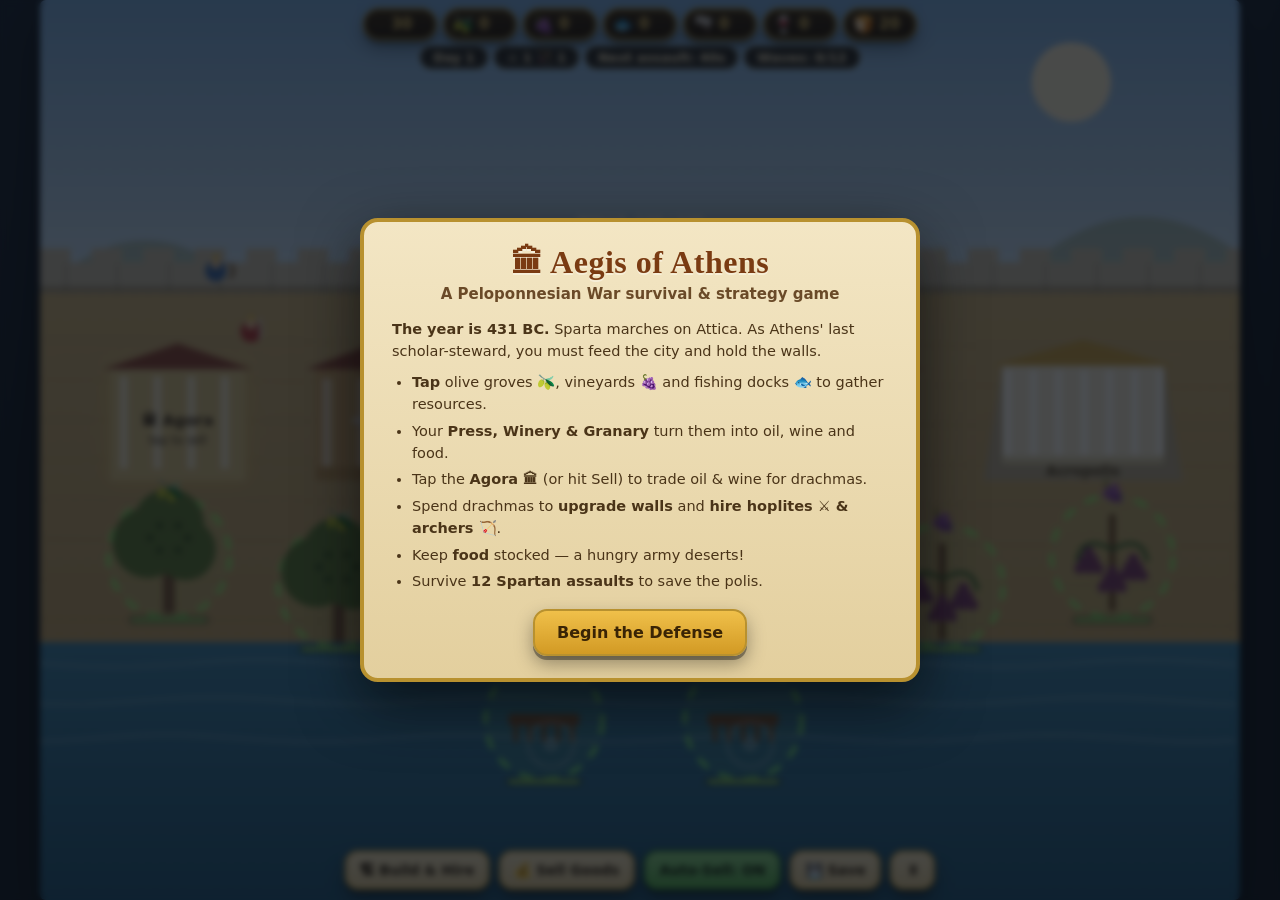
<file: index.html>
<!DOCTYPE html>
<html lang="en">
<head>
  <meta charset="UTF-8" />
  <meta name="viewport" content="width=device-width, initial-scale=1.0, maximum-scale=1.0, user-scalable=no, viewport-fit=cover" />
  <meta name="apple-mobile-web-app-capable" content="yes" />
  <meta name="apple-mobile-web-app-status-bar-style" content="black-translucent" />
  <meta name="theme-color" content="#1a2233" />
  <title>Aegis of Athens</title>
  <link rel="icon" href="data:image/svg+xml,<svg xmlns='http://www.w3.org/2000/svg' viewBox='0 0 100 100'><text y='.9em' font-size='90'>🏛</text></svg>" />
  <link rel="stylesheet" href="styles.css" />
</head>
<body>
  <div id="app">
    <canvas id="game" width="1024" height="768"></canvas>

    <!-- Top HUD -->
    <div id="hud-top">
      <div id="resource-bar"></div>
      <div id="status-strip">
        <span class="stat" id="stat-day">Day 1</span>
        <span class="stat" id="stat-army">⚔ 0 🏹 0</span>
        <span class="stat" id="stat-wave">Next assault: —</span>
        <span class="stat" id="stat-survived">Waves: 0</span>
        <span class="stat warn hidden-until show-flag" id="stat-food-warn">⚠ Food low!</span>
      </div>
    </div>

    <!-- Bottom control dock -->
    <div id="dock">
      <button class="dock-btn" id="btn-shop">🏗 Build & Hire</button>
      <button class="dock-btn" id="btn-sell">💰 Sell Goods</button>
      <button class="dock-btn on" id="btn-auto">Auto-Sell: ON</button>
      <button class="dock-btn" id="btn-save">💾 Save</button>
      <button class="dock-btn" id="btn-pause">⏸</button>
    </div>

    <!-- Shop panel -->
    <div id="shop">
      <div id="shop-header">
        <span>Agora — Build, Upgrade & Hire</span>
        <button id="btn-shop-close">✕</button>
      </div>
      <div id="shop-body"></div>
    </div>

    <!-- Toasts -->
    <div id="toasts"></div>

    <!-- Pause veil -->
    <div id="pause-veil"><div class="veil-card">Paused</div></div>

    <!-- Start modal -->
    <div id="start-modal" class="modal">
      <div class="modal-card">
        <h1>🏛 Aegis of Athens</h1>
        <p class="subtitle">A Peloponnesian War survival &amp; strategy game</p>
        <div class="how">
          <p><strong>The year is 431 BC.</strong> Sparta marches on Attica. As Athens' last scholar-steward, you must feed the city and hold the walls.</p>
          <ul>
            <li><strong>Tap</strong> olive groves 🫒, vineyards 🍇 and fishing docks 🐟 to gather resources.</li>
            <li>Your <strong>Press, Winery &amp; Granary</strong> turn them into oil, wine and food.</li>
            <li>Tap the <strong>Agora 🏛</strong> (or hit Sell) to trade oil &amp; wine for drachmas.</li>
            <li>Spend drachmas to <strong>upgrade walls</strong> and <strong>hire hoplites ⚔ &amp; archers 🏹</strong>.</li>
            <li>Keep <strong>food</strong> stocked — a hungry army deserts!</li>
            <li>Survive <strong>12 Spartan assaults</strong> to save the polis.</li>
          </ul>
        </div>
        <div class="modal-btns">
          <button id="start-play" class="btn-primary">Begin the Defense</button>
          <button id="start-continue" class="btn-secondary">Continue Saved Game</button>
        </div>
      </div>
    </div>

    <!-- End modal -->
    <div id="end-modal" class="modal">
      <div class="modal-card">
        <h1 id="end-title">Game Over</h1>
        <p id="end-msg"></p>
        <div class="modal-btns">
          <button id="btn-restart" class="btn-primary">Play Again</button>
        </div>
      </div>
    </div>
  </div>

  <script type="module" src="js/main.js"></script>
</body>
</html>
</file>
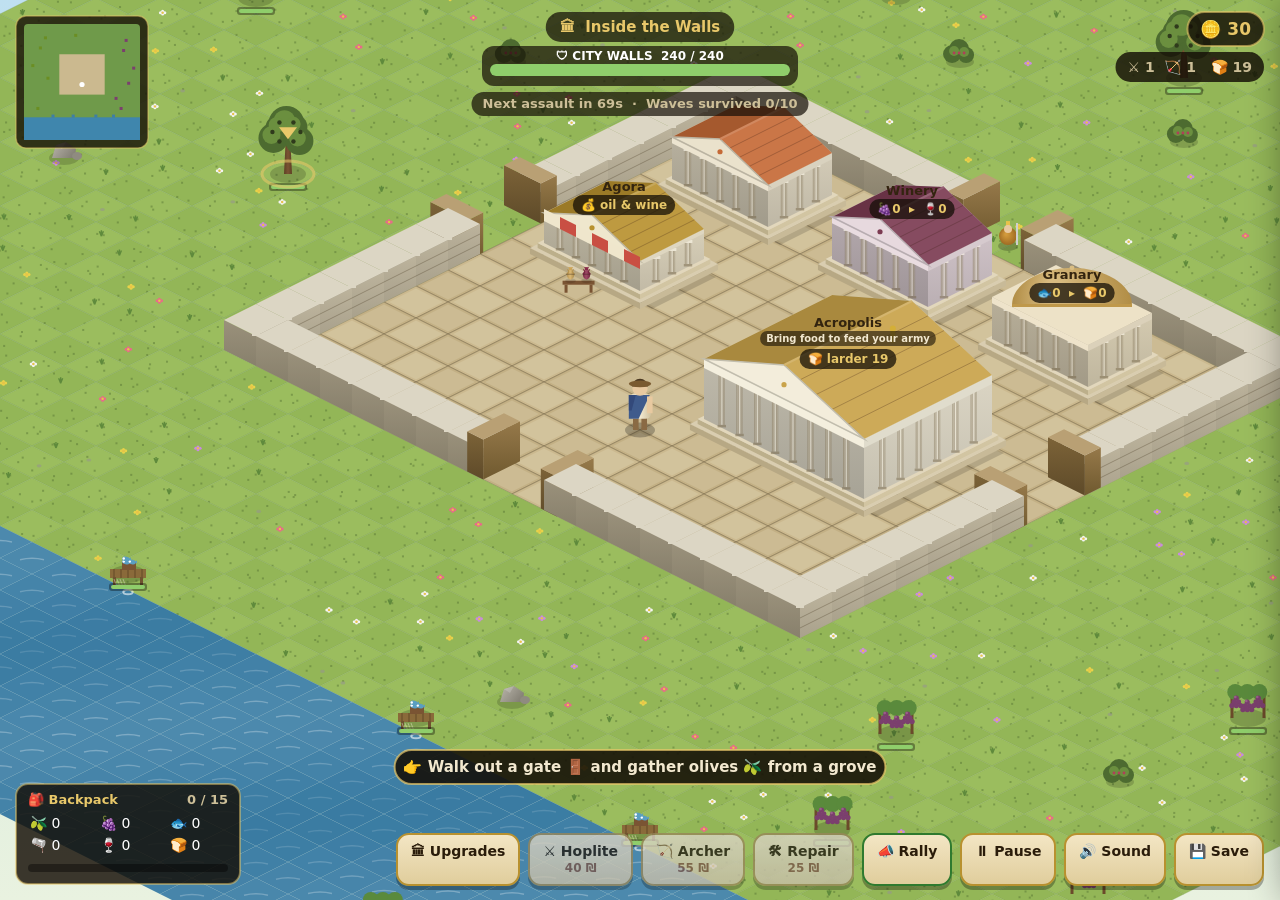
<file: v2/index.html>
<!DOCTYPE html>
<html lang="en">
<head>
  <meta charset="UTF-8" />
  <meta name="viewport" content="width=device-width, initial-scale=1.0, maximum-scale=1.0, user-scalable=no, viewport-fit=cover" />
  <meta name="apple-mobile-web-app-capable" content="yes" />
  <meta name="apple-mobile-web-app-status-bar-style" content="black-translucent" />
  <meta name="theme-color" content="#1a2233" />
  <title>Aegis of Athens — Isometric</title>
  <link rel="icon" href="data:image/svg+xml,<svg xmlns='http://www.w3.org/2000/svg' viewBox='0 0 100 100'><text y='.9em' font-size='90'>🏛</text></svg>" />
  <link rel="stylesheet" href="style.css" />
</head>
<body>
  <canvas id="game"></canvas>
  <script type="module" src="js/main.js"></script>
</body>
</html>
</file>
<file: styles.css>
/* ==========================================================================
   Aegis of Athens — UI styling. Warm parchment + gold cartoon aesthetic,
   inspired by tap-to-gather mobile strategy games. Touch-first for iPad.
   ========================================================================== */

:root {
  --gold: #e8c86a;
  --gold-deep: #b8912f;
  --parch: #f3e6c4;
  --parch-dark: #e0cd9c;
  --ink: #3a2c18;
  --wood: #7a4a2a;
  --wood-dark: #5c3520;
  --panel: rgba(38, 28, 16, 0.92);
  --good: #6fbf73;
  --warn: #e0a83a;
  --bad: #e05a4f;
  --shadow: 0 4px 0 rgba(0,0,0,0.35), 0 8px 18px rgba(0,0,0,0.35);
}

* { margin: 0; padding: 0; box-sizing: border-box; -webkit-tap-highlight-color: transparent; }

html, body {
  height: 100%;
  overflow: hidden;
  background: #14202e;
  font-family: system-ui, -apple-system, "Segoe UI", sans-serif;
  color: var(--ink);
  user-select: none;
  -webkit-user-select: none;
  touch-action: manipulation;
}

#app {
  position: fixed;
  inset: 0;
  display: flex;
  align-items: center;
  justify-content: center;
  background:
    radial-gradient(120% 90% at 50% 0%, #26364a 0%, #16202c 70%);
}

#game {
  display: block;
  border-radius: 6px;
  box-shadow: 0 0 0 3px rgba(0,0,0,0.35), 0 18px 50px rgba(0,0,0,0.55);
  touch-action: none;
}

/* ---- Top HUD ------------------------------------------------------------ */
#hud-top {
  position: absolute;
  top: 0; left: 0; right: 0;
  padding: 8px 10px 0;
  display: flex;
  flex-direction: column;
  gap: 6px;
  pointer-events: none;
}

#resource-bar {
  display: flex;
  flex-wrap: wrap;
  gap: 6px;
  justify-content: center;
}

.res {
  display: flex;
  align-items: center;
  gap: 5px;
  background: linear-gradient(180deg, #3a2c18, #241a0e);
  border: 2px solid var(--gold-deep);
  border-radius: 22px;
  padding: 4px 12px 4px 8px;
  box-shadow: var(--shadow);
  min-width: 74px;
}
.res-ic { font-size: 17px; }
.res-val { color: var(--gold); font-weight: 800; font-size: 15px; font-variant-numeric: tabular-nums; }

#status-strip {
  display: flex;
  flex-wrap: wrap;
  gap: 6px;
  justify-content: center;
}
.stat {
  background: rgba(20, 14, 6, 0.82);
  color: var(--parch);
  border: 1.5px solid rgba(232,200,106,0.5);
  border-radius: 16px;
  padding: 3px 12px;
  font-size: 13px;
  font-weight: 700;
}
.stat.warn { color: #1a1206; background: var(--warn); border-color: #fff3; }
.stat.danger { color: #fff; background: var(--bad); border-color: #fff5; animation: pulse 0.7s infinite; }
.stat.show-flag { display: none; }
.stat.show-flag.show { display: inline-block; animation: pulse 0.7s infinite; }
@keyframes pulse { 0%,100% { transform: scale(1); } 50% { transform: scale(1.06); } }

/* ---- Bottom control dock ------------------------------------------------ */
#dock {
  position: absolute;
  bottom: 10px; left: 50%;
  transform: translateX(-50%);
  display: flex;
  gap: 8px;
  flex-wrap: wrap;
  justify-content: center;
  padding: 0 8px;
  z-index: 20;
}
.dock-btn {
  font-family: inherit;
  font-weight: 800;
  font-size: 14px;
  color: #2a1c0a;
  background: linear-gradient(180deg, var(--parch), var(--parch-dark));
  border: 2px solid var(--gold-deep);
  border-radius: 14px;
  padding: 10px 14px;
  box-shadow: var(--shadow);
  cursor: pointer;
  transition: transform 0.06s ease, filter 0.1s;
}
.dock-btn:active { transform: translateY(3px); box-shadow: 0 1px 0 rgba(0,0,0,0.35); }
.dock-btn.on { background: linear-gradient(180deg, #8fd98f, #57b357); color: #10240f; border-color: #2f7a2f; }

/* ---- Shop panel --------------------------------------------------------- */
#shop {
  position: absolute;
  top: 0; right: 0; bottom: 0;
  width: min(380px, 88vw);
  background: var(--panel);
  border-left: 4px solid var(--gold-deep);
  box-shadow: -10px 0 40px rgba(0,0,0,0.5);
  transform: translateX(105%);
  transition: transform 0.28s cubic-bezier(.2,.8,.2,1);
  z-index: 40;
  display: flex;
  flex-direction: column;
}
#shop.show { transform: translateX(0); }

#shop-header {
  display: flex;
  align-items: center;
  justify-content: space-between;
  padding: 14px 16px;
  color: var(--gold);
  font-weight: 800;
  font-size: 17px;
  letter-spacing: 0.3px;
  border-bottom: 2px solid rgba(232,200,106,0.35);
  background: linear-gradient(180deg, #2e2210, transparent);
}
#btn-shop-close {
  background: none; border: none; color: var(--parch);
  font-size: 22px; cursor: pointer; line-height: 1; padding: 4px 8px;
}

#shop-body { overflow-y: auto; padding: 10px 12px 24px; -webkit-overflow-scrolling: touch; }
.shop-section {
  color: var(--gold);
  font-weight: 800;
  font-size: 13px;
  text-transform: uppercase;
  letter-spacing: 1px;
  margin: 14px 4px 8px;
  opacity: 0.85;
}

.shop-item {
  width: 100%;
  display: flex;
  align-items: center;
  justify-content: space-between;
  gap: 10px;
  text-align: left;
  font-family: inherit;
  background: linear-gradient(180deg, #4a3a20, #35281540);
  border: 2px solid rgba(232,200,106,0.35);
  border-radius: 12px;
  padding: 10px 12px;
  margin-bottom: 8px;
  color: var(--parch);
  cursor: pointer;
  transition: transform 0.06s, border-color 0.1s, background 0.1s;
}
.shop-item:active { transform: scale(0.98); }
.si-main { display: flex; flex-direction: column; gap: 2px; }
.si-name { font-weight: 800; font-size: 15px; }
.si-lv { color: var(--gold); font-size: 12px; font-weight: 700; }
.si-desc { font-size: 12px; opacity: 0.72; }
.si-cost {
  flex-shrink: 0;
  font-weight: 800;
  font-size: 14px;
  padding: 5px 10px;
  border-radius: 10px;
  background: rgba(0,0,0,0.3);
  color: var(--gold);
}
.shop-item.afford { border-color: var(--good); }
.shop-item.afford .si-cost { background: #2f6a30; color: #d8ffd0; }
.shop-item.poor { opacity: 0.72; }
.shop-item.poor .si-cost { color: #e0a0a0; }
.shop-item.maxed { opacity: 0.5; }
.shop-item.maxed .si-cost { background: #444; color: #ccc; }

/* ---- Toasts ------------------------------------------------------------- */
#toasts {
  position: absolute;
  bottom: 92px; left: 50%;
  transform: translateX(-50%);
  display: flex;
  flex-direction: column;
  align-items: center;
  gap: 6px;
  z-index: 30;
  pointer-events: none;
  width: max-content;
  max-width: 92vw;
}
.toast {
  background: rgba(20, 14, 6, 0.92);
  color: var(--parch);
  border: 2px solid var(--gold-deep);
  border-radius: 12px;
  padding: 7px 16px;
  font-weight: 700;
  font-size: 14px;
  box-shadow: var(--shadow);
}
.toast.good { border-color: var(--good); }
.toast.warn { border-color: var(--warn); }
.toast.bad { border-color: var(--bad); color: #ffd9d4; }

/* ---- Pause veil --------------------------------------------------------- */
#pause-veil {
  position: absolute; inset: 0; z-index: 45;
  display: none; align-items: center; justify-content: center;
  background: rgba(10, 14, 20, 0.55); backdrop-filter: blur(2px);
}
#pause-veil.show { display: flex; }
.veil-card { color: var(--gold); font-size: 40px; font-weight: 900; letter-spacing: 4px; text-shadow: var(--shadow); }

/* ---- Modals ------------------------------------------------------------- */
.modal {
  position: absolute; inset: 0; z-index: 60;
  display: none; align-items: center; justify-content: center;
  padding: 16px;
  background: rgba(8, 12, 18, 0.72);
  backdrop-filter: blur(3px);
}
.modal.show { display: flex; }
.modal-card {
  width: min(560px, 94vw);
  max-height: 92vh;
  overflow-y: auto;
  background: linear-gradient(180deg, #f3e6c4, #e3cf9e);
  border: 4px solid var(--gold-deep);
  border-radius: 18px;
  padding: 22px 24px;
  box-shadow: 0 20px 60px rgba(0,0,0,0.6);
  text-align: center;
}
.modal-card h1 {
  font-family: "Georgia", "Times New Roman", serif;
  font-size: 32px;
  color: #7a3b12;
  text-shadow: 0 2px 0 rgba(255,255,255,0.4);
  letter-spacing: 0.5px;
}
.modal-card h1.win { color: #2f7a2f; }
.modal-card h1.lose { color: #a33327; }
.subtitle { color: #6a4a28; font-weight: 700; margin-top: 4px; font-size: 15px; }
.how { text-align: left; margin: 16px 4px; color: #4a3418; font-size: 14.5px; line-height: 1.5; }
.how p { margin-bottom: 10px; }
.how ul { padding-left: 20px; display: flex; flex-direction: column; gap: 5px; }
.modal-btns { display: flex; gap: 10px; justify-content: center; flex-wrap: wrap; margin-top: 10px; }
.btn-primary, .btn-secondary {
  font-family: inherit; font-weight: 800; font-size: 16px;
  padding: 12px 22px; border-radius: 14px; cursor: pointer;
  border: 2px solid var(--gold-deep); box-shadow: var(--shadow);
  transition: transform 0.06s;
}
.btn-primary { background: linear-gradient(180deg, #f0c04a, #d29a24); color: #3a2405; }
.btn-secondary { background: linear-gradient(180deg, #d9c69a, #c0a970); color: #3a2c14; }
.btn-primary:active, .btn-secondary:active { transform: translateY(3px); }
.hidden { display: none !important; }

/* ---- Small screens ------------------------------------------------------ */
@media (max-width: 560px) {
  .res { min-width: 60px; padding: 3px 9px 3px 6px; }
  .res-val { font-size: 13px; }
  .dock-btn { font-size: 12px; padding: 9px 10px; }
  .modal-card h1 { font-size: 26px; }
}
</file>
<file: v2/style.css>
/* Aegis of Athens v2 — full-viewport isometric canvas, touch-first. */
* { margin: 0; padding: 0; box-sizing: border-box; -webkit-tap-highlight-color: transparent; }
html, body {
  height: 100%;
  overflow: hidden;
  background: #14202e;
  font-family: system-ui, -apple-system, "Segoe UI", sans-serif;
  user-select: none;
  -webkit-user-select: none;
  touch-action: none;
  overscroll-behavior: none;
}
#game { display: block; width: 100vw; height: 100vh; touch-action: none; }

/* ---- Hire / repair dock (bottom-right) ---- */
#hire-dock {
  position: fixed;
  bottom: calc(14px + env(safe-area-inset-bottom, 0px));
  right: calc(16px + env(safe-area-inset-right, 0px));
  left: calc(16px + env(safe-area-inset-left, 0px));
  display: flex;
  gap: 8px;
  z-index: 20;
  flex-wrap: wrap;
  justify-content: flex-end;
  pointer-events: none;
}
#hire-dock .hbtn { pointer-events: auto; }
.hbtn {
  font-family: inherit;
  font-weight: 800;
  font-size: 14px;
  color: #2a1c0a;
  background: linear-gradient(180deg, #f3e6c4, #e0cd9c);
  border: 2px solid #b8912f;
  border-radius: 13px;
  padding: 9px 13px;
  display: flex;
  flex-direction: column;
  align-items: center;
  gap: 2px;
  line-height: 1.1;
  cursor: pointer;
  box-shadow: 0 4px 0 rgba(0,0,0,0.3);
  transition: transform 0.06s, filter 0.1s;
}
.hbtn:active { transform: translateY(3px); box-shadow: 0 1px 0 rgba(0,0,0,0.3); }
.hbtn .cost { font-size: 12px; font-weight: 800; color: #7a5a12; }
.hbtn.afford { border-color: #2f7a2f; }
.hbtn.afford .cost { color: #2f7a2f; }
.hbtn.poor { filter: grayscale(0.5) brightness(0.92); opacity: 0.8; }
.hbtn.poor .cost { color: #a3543a; }

/* ---- End-game modal ---- */
.modal {
  position: fixed; inset: 0; z-index: 60;
  display: none; align-items: center; justify-content: center;
  padding: 16px;
  background: rgba(8, 12, 18, 0.72);
  backdrop-filter: blur(3px);
}
.modal.show { display: flex; }
.card {
  width: min(480px, 92vw);
  background: linear-gradient(180deg, #f3e6c4, #e3cf9e);
  border: 4px solid #b8912f;
  border-radius: 18px;
  padding: 26px 24px;
  text-align: center;
  box-shadow: 0 20px 60px rgba(0,0,0,0.6);
  font-family: system-ui, sans-serif;
}
.card h1 { font-family: Georgia, serif; font-size: 30px; color: #7a3b12; margin-bottom: 10px; }
.card h1.win { color: #2f7a2f; }
.card h1.lose { color: #a33327; }
.card p { color: #4a3418; font-size: 15px; line-height: 1.5; margin-bottom: 18px; }
.hbtn.primary {
  display: inline-flex; flex-direction: row;
  font-size: 17px; padding: 12px 24px;
  background: linear-gradient(180deg, #f0c04a, #d29a24);
}

/* ---- Upgrade shop panel ---- */
#shop {
  position: fixed; top: 0; right: 0; bottom: 0;
  padding-right: env(safe-area-inset-right, 0px);
  padding-top: env(safe-area-inset-top, 0px);
  width: min(390px, 90vw);
  background: rgba(30, 22, 12, 0.94);
  border-left: 4px solid #b8912f;
  box-shadow: -10px 0 40px rgba(0,0,0,0.5);
  transform: translateX(105%);
  transition: transform 0.28s cubic-bezier(.2,.8,.2,1);
  z-index: 50; display: flex; flex-direction: column;
  font-family: system-ui, sans-serif;
}
#shop.show { transform: translateX(0); }
.shop-head {
  display: flex; align-items: center; justify-content: space-between;
  padding: 14px 16px; color: #e8c86a; font-weight: 800; font-size: 17px;
  border-bottom: 2px solid rgba(232,200,106,0.3);
}
#close-shop { background: none; border: none; color: #e3d6b0; font-size: 22px; cursor: pointer; padding: 4px 8px; }
.shop-body { overflow-y: auto; padding: 8px 12px 24px; -webkit-overflow-scrolling: touch; }
.shop-sec { color: #e8c86a; font-weight: 800; font-size: 12px; text-transform: uppercase; letter-spacing: 1px; margin: 14px 4px 8px; opacity: 0.85; }
.shop-item {
  width: 100%; display: flex; align-items: center; justify-content: space-between; gap: 10px;
  text-align: left; font-family: inherit;
  background: linear-gradient(180deg, #4a3a20, rgba(53,40,21,0.25));
  border: 2px solid rgba(232,200,106,0.3); border-radius: 12px;
  padding: 10px 12px; margin-bottom: 8px; color: #f0e6cc; cursor: pointer;
  transition: transform 0.06s, border-color 0.1s;
}
.shop-item:active { transform: scale(0.98); }
.si-main { display: flex; flex-direction: column; gap: 2px; }
.si-name { font-weight: 800; font-size: 15px; }
.si-lv { color: #e8c86a; font-size: 12px; }
.si-desc { font-size: 12px; opacity: 0.72; }
.si-cost { flex-shrink: 0; font-weight: 800; font-size: 14px; padding: 5px 10px; border-radius: 10px; background: rgba(0,0,0,0.3); color: #e8c86a; }
.shop-item.afford { border-color: #6fbf73; }
.shop-item.afford .si-cost { background: #2f6a30; color: #d8ffd0; }
.shop-item.poor { opacity: 0.72; }
.shop-item.maxed { opacity: 0.5; }
.shop-item.maxed .si-cost { background: #444; color: #ccc; }
</file>
